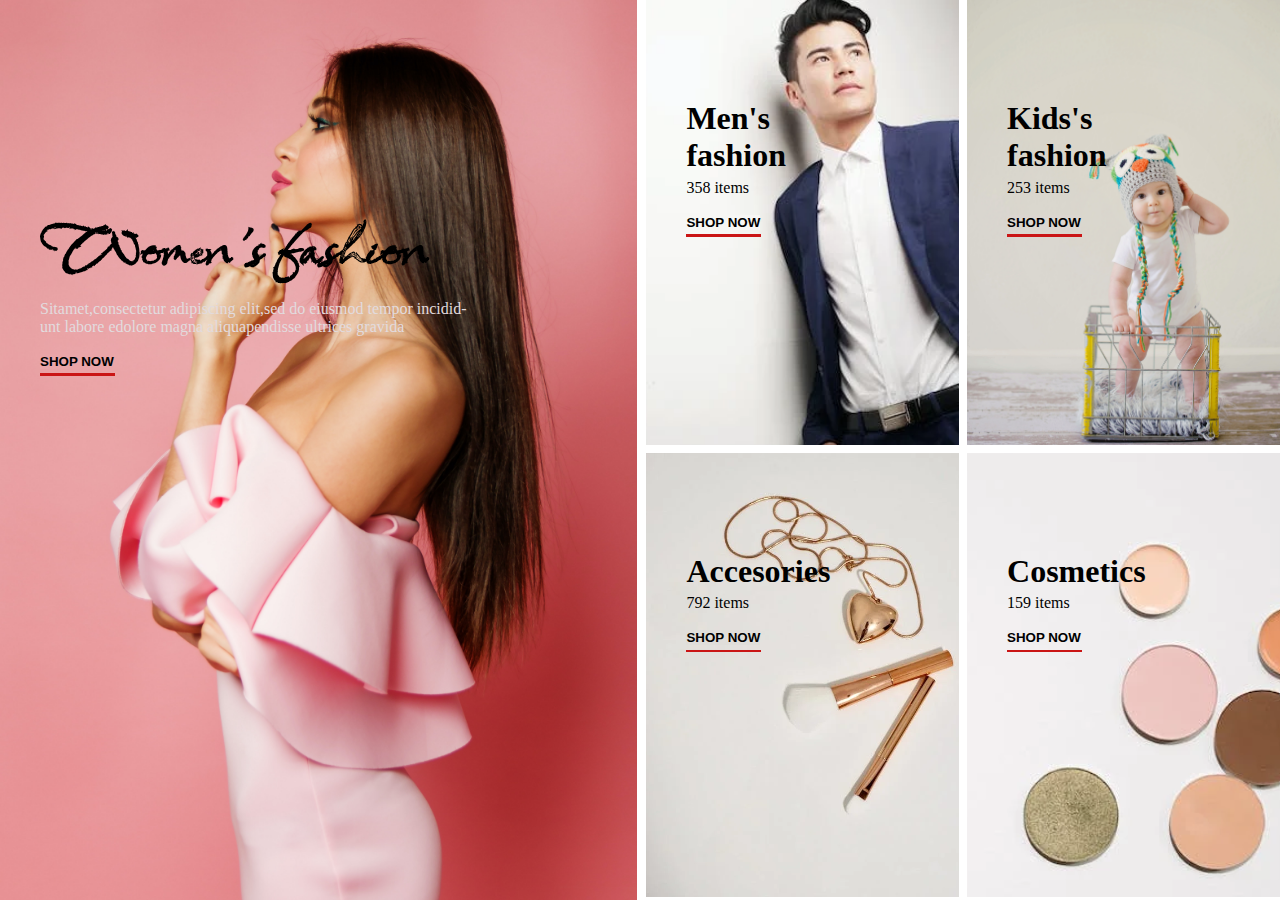
<file: 9.Position/index.html>
<!DOCTYPE html>
<html lang="en">

<head>
    <meta charset="UTF-8">
    <meta http-equiv="X-UA-Compatible" content="IE=edge">
    <meta name="viewport" content="width=device-width, initial-scale=1.0">
    <title>Task9</title>
    <link rel="stylesheet" href="css/style.css">

</head>

<body>
    <section class="fashion" style="height: 100vh;">
        <div class="d-flex">
            <div class="left">
                <div class="text">
                    <h1 style="font-family: 'Babylonica', cursive; font-size: 4.5rem;">Women's fashion</h1>
                    <p style="color: #e2dbde;">Sitamet,consectetur adipiscing elit,sed do eiusmod tempor incidid- unt
                        labore edolore magna
                        aliquapendisse ultrices gravida </p>
                    <button class="btn" style="background-color: #EAA5A8;"> <b> SHOP NOW</b> </button>
                    <hr class="line">
                </div>
            </div>
            <div class="right">
                <div class="d-flex">
                    <div class="box" style="background-image: url(../9.Position/img/mensfashion.webp); margin-bottom: 0.5rem;
                    ">
                        <div class="text">
                            <h1>Men's fashion</h1>
                            <p>358 items</p>
                            <button class="btn" style="background-color: #F7F7F5;"><b> SHOP NOW</b></button>
                            <hr class="line">
                        </div>
                    </div>
                    <div class="box" style="background-image: url(../9.Position/img/kidsfashion.jpg);margin-bottom: 0.5rem;
                    ">
                        <div class="text">
                            <h1>Kids's fashion</h1>
                            <p>253 items</p>
                            <button class="btn" style="background-color: #DBD6D0;"><b> SHOP NOW</b></button>
                            <hr class="line">
                        </div>
                    </div>
                    <div class="box" style="background-image: url(../9.Position/img/accessories.webp);">
                        <div class="text">
                            <h1>Accesories</h1>
                            <p>792 items</p>
                            <button class="btn" style="background-color: #E0DEDA;"><b> SHOP NOW</b></button>
                            <hr class="line">
                        </div>
                    </div>
                    <div class="box" style="background-image: url(../9.Position/img/cosmetics.webp);">
                        <div class="text">
                            <h1>Cosmetics</h1>
                            <p> 159 items</p>
                            <button class="btn" style="background-color: #F0EEEF;"><b> SHOP NOW</b></button>
                            <hr class="line">
                        </div>
                    </div>
                </div>
            </div>
        </div>

    </section>
    <section class="">

    </section>
</body>

</html>
</file>
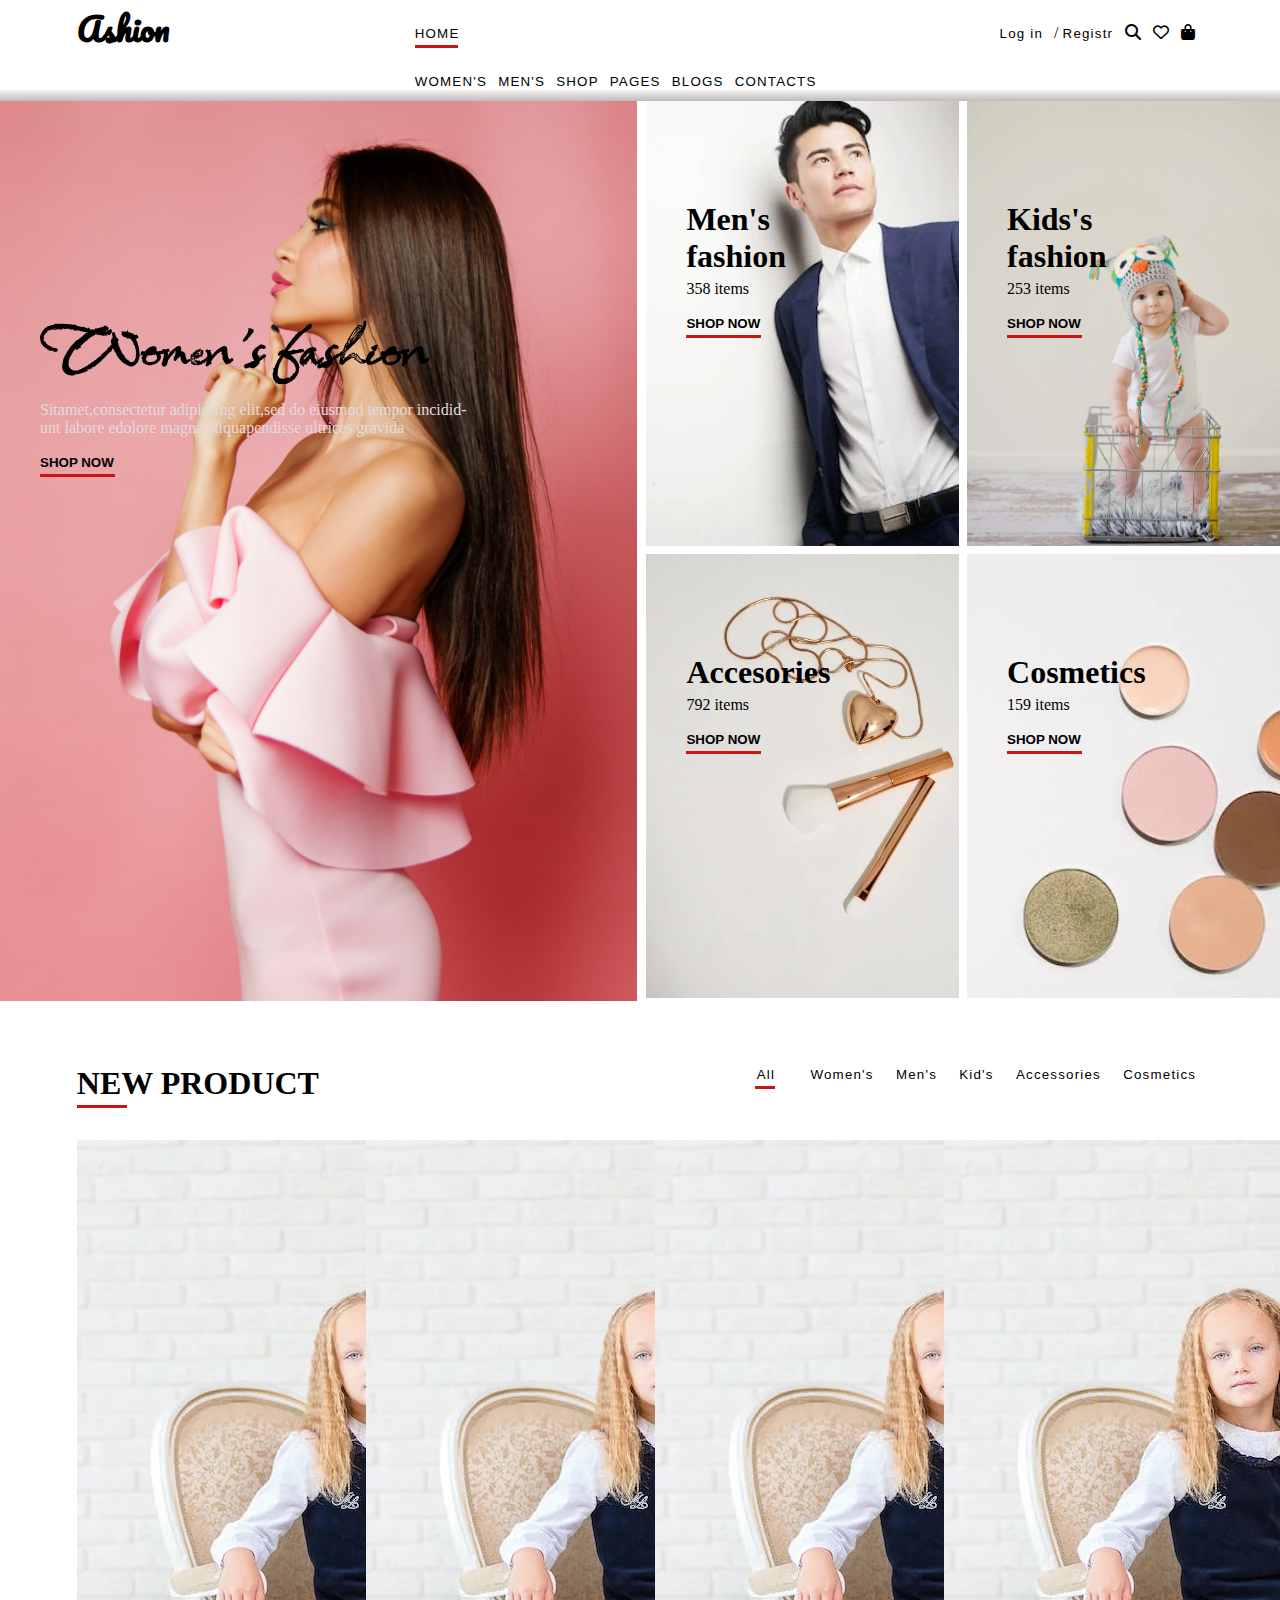
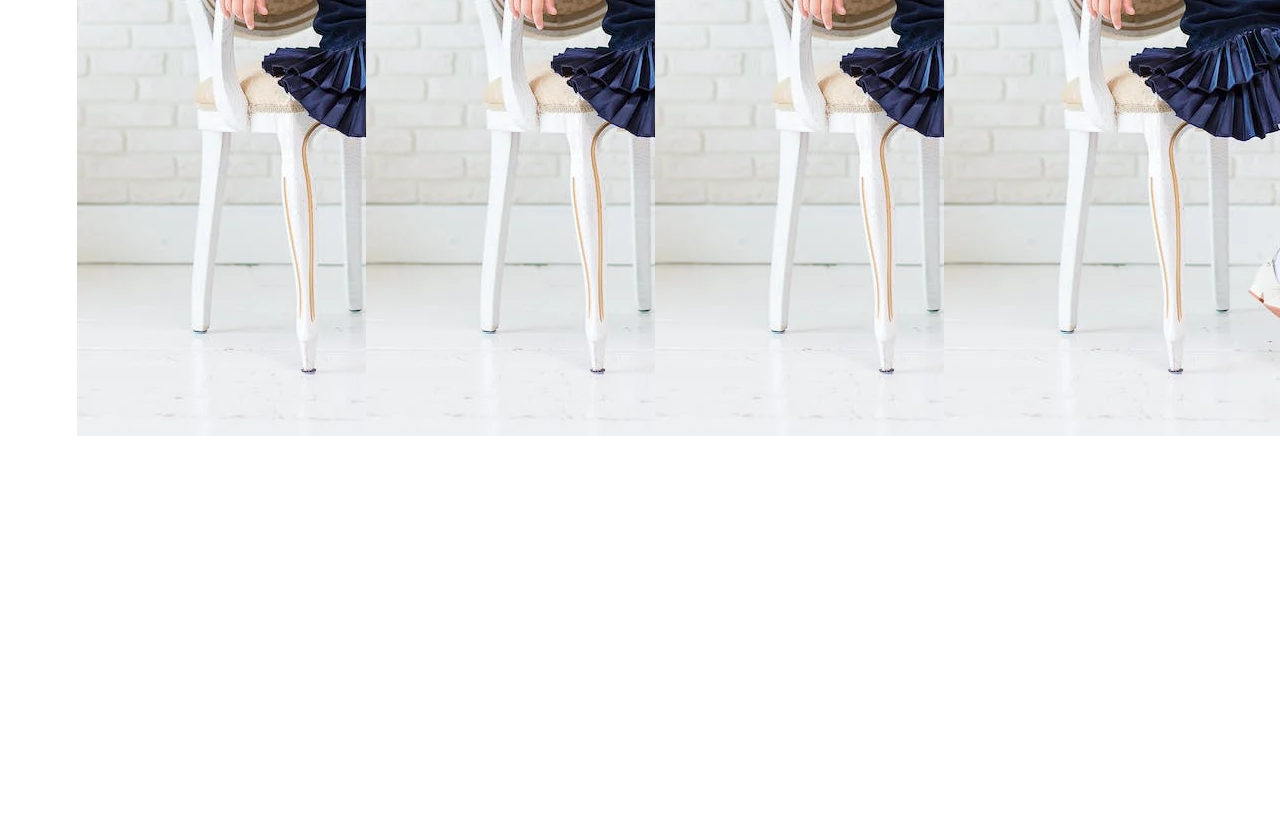
<file: 9.Position/index2.html>
<!DOCTYPE html>
<html lang="en">

<head>
    <meta charset="UTF-8">
    <meta http-equiv="X-UA-Compatible" content="IE=edge">
    <meta name="viewport" content="width=device-width, initial-scale=1.0">
    <title>Document</title>
    <link rel="stylesheet" href="css/style2.css">
    <link rel="stylesheet" href="https://cdnjs.cloudflare.com/ajax/libs/font-awesome/6.3.0/css/all.min.css">

    <style>


    </style>
</head>

<body>
    <section class="header" style="min-height:100px px;">
        <div class="container">
            <div class="d-flex">
                <div class="left" style="width: 20%;">
                    <h1 class="ashion">Ashion</h1>
                </div>
                <div class="center" style="width: 40%;">
                    <div class="d-flex">
                        <div class="home" style="margin-top: 1.5rem;">
                            <button>HOME</button>
                            <hr class="line" style="width: 43px;">
                        </div>
                        <div class="menu">
                            <button>WOMEN'S</button>
                            <button>MEN'S</button>
                            <button>SHOP</button>
                            <button>PAGES</button>
                            <button>BLOGS</button>
                            <button>CONTACTS</button>
                        </div>
                    </div>
                </div>
                <div class="right" style="width: 20%;">
                    <button>Log in</button>
                    <span>/</span>
                    <button>Registr</button>
                    <i class="fa-solid fa-magnifying-glass"></i>
                    <i class="fa-regular fa-heart"></i>
                    <i class="fa-solid fa-bag-shopping"></i>
                </div>
            </div>
        </div>
        <hr class="longline">
    </section>

    <section class="fashion" style="height: 100vh;">
        <div class="d-flex">
            <div class="left">
                <div class="text">
                    <h1 style="font-family: 'Babylonica', cursive; font-size: 4.5rem;">Women's fashion</h1>
                    <p style="color: #e2dbde;">Sitamet,consectetur adipiscing elit,sed do eiusmod tempor incidid- unt
                        labore edolore magna
                        aliquapendisse ultrices gravida </p>
                    <button class="btn" style="background-color: #EAA5A8;"> <b> SHOP NOW</b> </button>
                    <hr class="line">
                </div>
            </div>
            <div class="right">
                <div class="d-flex">
                    <div class="box" style="background-image: url(../9.Position/img/mensfashion.webp); margin-bottom: 0.5rem;
                    ">
                        <div class="text">
                            <h1>Men's fashion</h1>
                            <p>358 items</p>
                            <button class="btn" style="background-color: #F7F7F5;"><b> SHOP NOW</b></button>
                            <hr class="line">
                        </div>
                    </div>
                    <div class="box" style="background-image: url(../9.Position/img/kidsfashion.jpg);margin-bottom: 0.5rem;
                    ">
                        <div class="text">
                            <h1>Kids's fashion</h1>
                            <p>253 items</p>
                            <button class="btn" style="background-color: #DBD6D0;"><b> SHOP NOW</b></button>
                            <hr class="line">
                        </div>
                    </div>
                    <div class="box" style="background-image: url(../9.Position/img/accessories.webp);">
                        <div class="text">
                            <h1>Accesories</h1>
                            <p>792 items</p>
                            <button class="btn" style="background-color: #E0DEDA;"><b> SHOP NOW</b></button>
                            <hr class="line">
                        </div>
                    </div>
                    <div class="box" style="background-image: url(../9.Position/img/cosmetics.webp);">
                        <div class="text">
                            <h1>Cosmetics</h1>
                            <p> 159 items</p>
                            <button class="btn" style="background-color: #F0EEEF;"><b> SHOP NOW</b></button>
                            <hr class="line">
                        </div>
                    </div>
                </div>
            </div>
        </div>

    </section>

    <section class="fashionheader" style="min-height:100px px;">
        <div class="container">
            <div class="d-flex">
                <div class="left" style="width: 35%; margin-top: 4rem;">
                    <h1>NEW PRODUCT</h1>
                    <hr class="line" style="width: 50px;">
                </div>
                <div class="center" style="width: 52%; ">
                    <div class="d-flex">
                        <div class="home" style="margin: 4rem 0 0 8rem;">
                            <button>All</button>
                            <hr class="line" style="width: 20px; margin-left: 10px;">
                        </div>
                        <div style="margin-top: 4rem;">
                            <button>Women's</button>
                            <button>Men's</button>
                            <button>Kid's</button>
                            <button>Accessories</button>
                            <button>Cosmetics</button>
                        </div>
                    </div>
                </div>
            </div>
                <div class="d-flex">
                    <div class="img">
                        <img src="/9.Position/img2/kids.webp" alt="">
                    </div>
                    <div class="img">
                        <img src="/9.Position/img2/kids.webp" alt="">

                    </div>
                    <div class="img">
                        <img src="/9.Position/img2/kids.webp" alt="">

                    </div>
                    <div class="img">
                        <img src="/9.Position/img2/kids.webp" alt="">

                    </div>
                </div>

            
    </section>
    <section class=" fashiontypes" style="height: 100vh;">
        <div class="container">
            
        </div>
        </div>
    </section>
</body>

</html>
</file>
<file: 9.Position/css/style.css>
@import url('https://fonts.googleapis.com/css2?family=Babylonica&family=Dancing+Script&display=swap');
*{
    margin: 0;
    padding: 0;
    box-sizing: border-box;
}
.container {
    width: 90%;
    margin: auto;
}
 .d-flex{
    display: flex;
    justify-content: space-between;
    flex-wrap: wrap;
}


.fashion .left{
    width:  49.8%;
    background-color: burlywood;
    height: 100vh;
    background-image: url("../img/leftbg.jpg");
    background-size: cover;
     position: relative; 
 }  
 .fashion .right{
     width: 49.5%;
     height: 100vh;
 }
   .fashion .left .text{
      min-height: 40px;
      width: 70%;
      position: absolute;
      top: 200px;
      left: 40px;
  } 
  .fashion .right .box{
      width: 49.4%; 
      height: 49.4vh;
      position: relative;
      background-size: cover;
      background-position: center;
  } 
  .fashion .right .box .text {
    width: 50%;
    position: absolute;
    top: 100px;
    left: 40px;
  }
  .fashion .btn{
      border: none; 
  }
   .line{
      height: 0.18rem;
      background-color: #CA1515;
      width: 75px;
      border: none;
      margin-top: 0.2rem;
  }
  .fashion  p {
      margin: 0.3rem 0 1rem  0;
  }
</file>
<file: 9.Position/css/style2.css>
@import url('https://fonts.googleapis.com/css2?family=Babylonica&family=Dancing+Script&display=swap');
@import url('https://fonts.googleapis.com/css2?family=Pacifico&display=swap');
*{
    margin: 0;
    padding: 0;
    box-sizing: border-box;
}
.container {
    width: 88%;
    margin: auto;
}
 .d-flex{
    display: flex;
    justify-content: space-between;
    flex-wrap: wrap;
}

/*
HEADER
*/

.header .left  .ashion{
    font-size: 2rem;
    font-family: 'Pacifico', cursive;
}

.header .center .menu {
    padding-top: 1.5rem;
}

.header .right {
    text-align: right;
    padding-top: 1.5rem;
}

.header .right button:nth-child(3),
i {
    margin-right: 0.5rem;
}

.header .longline {
    height: .7rem;
    background-color: #F5F5F5;
    background-image: linear-gradient(#f5f0f0, #c0bcbc);
    border: none;
}

.header button ,
.fashionheader button {
    margin-right: 7px;
    border: none;
    background-color: white;
    letter-spacing: 1.2px;
}
.fashionheader button{
    margin-left: 0.7rem;
}

/*
HEADER end
*/


/*
section Fashion
*/

.fashion .left{
    width:  49.8%;
    background-color: burlywood;
    height: 100vh;
    background-image: url("../img/leftbg.jpg");
    background-size: cover;
     position: relative; 
 }  
 .fashion .right{
     width: 49.5%;
     height: 100vh;
 }
   .fashion .left .text{
      min-height: 40px;
      width: 70%;
      position: absolute;
      top: 200px;
      left: 40px;
  } 
  .fashion .right .box{
      width: 49.4%; 
      height: 49.4vh;
      position: relative;
      background-size: cover;
      background-position: center;
  } 
  .fashion .right .box .text {
    width: 50%;
    position: absolute;
    top: 100px;
    left: 40px;
  }
  .fashion .btn{
      border: none; 
  }
   .line{
      height: 0.18rem;
      background-color: #CA1515;
      width: 75px;
      border: none;
      margin-top: 0.2rem;
  }
  .fashion  p {
      margin: 0.3rem 0 1rem  0;
  }

  /*
sevtion fashion end
*/

/*
section 
*/
.fashionheader .img{
    height: 400px;
    width: 23%;
    object-fit: cover;
    margin-top: 2rem;
    background-color: blue;
}
</file>
